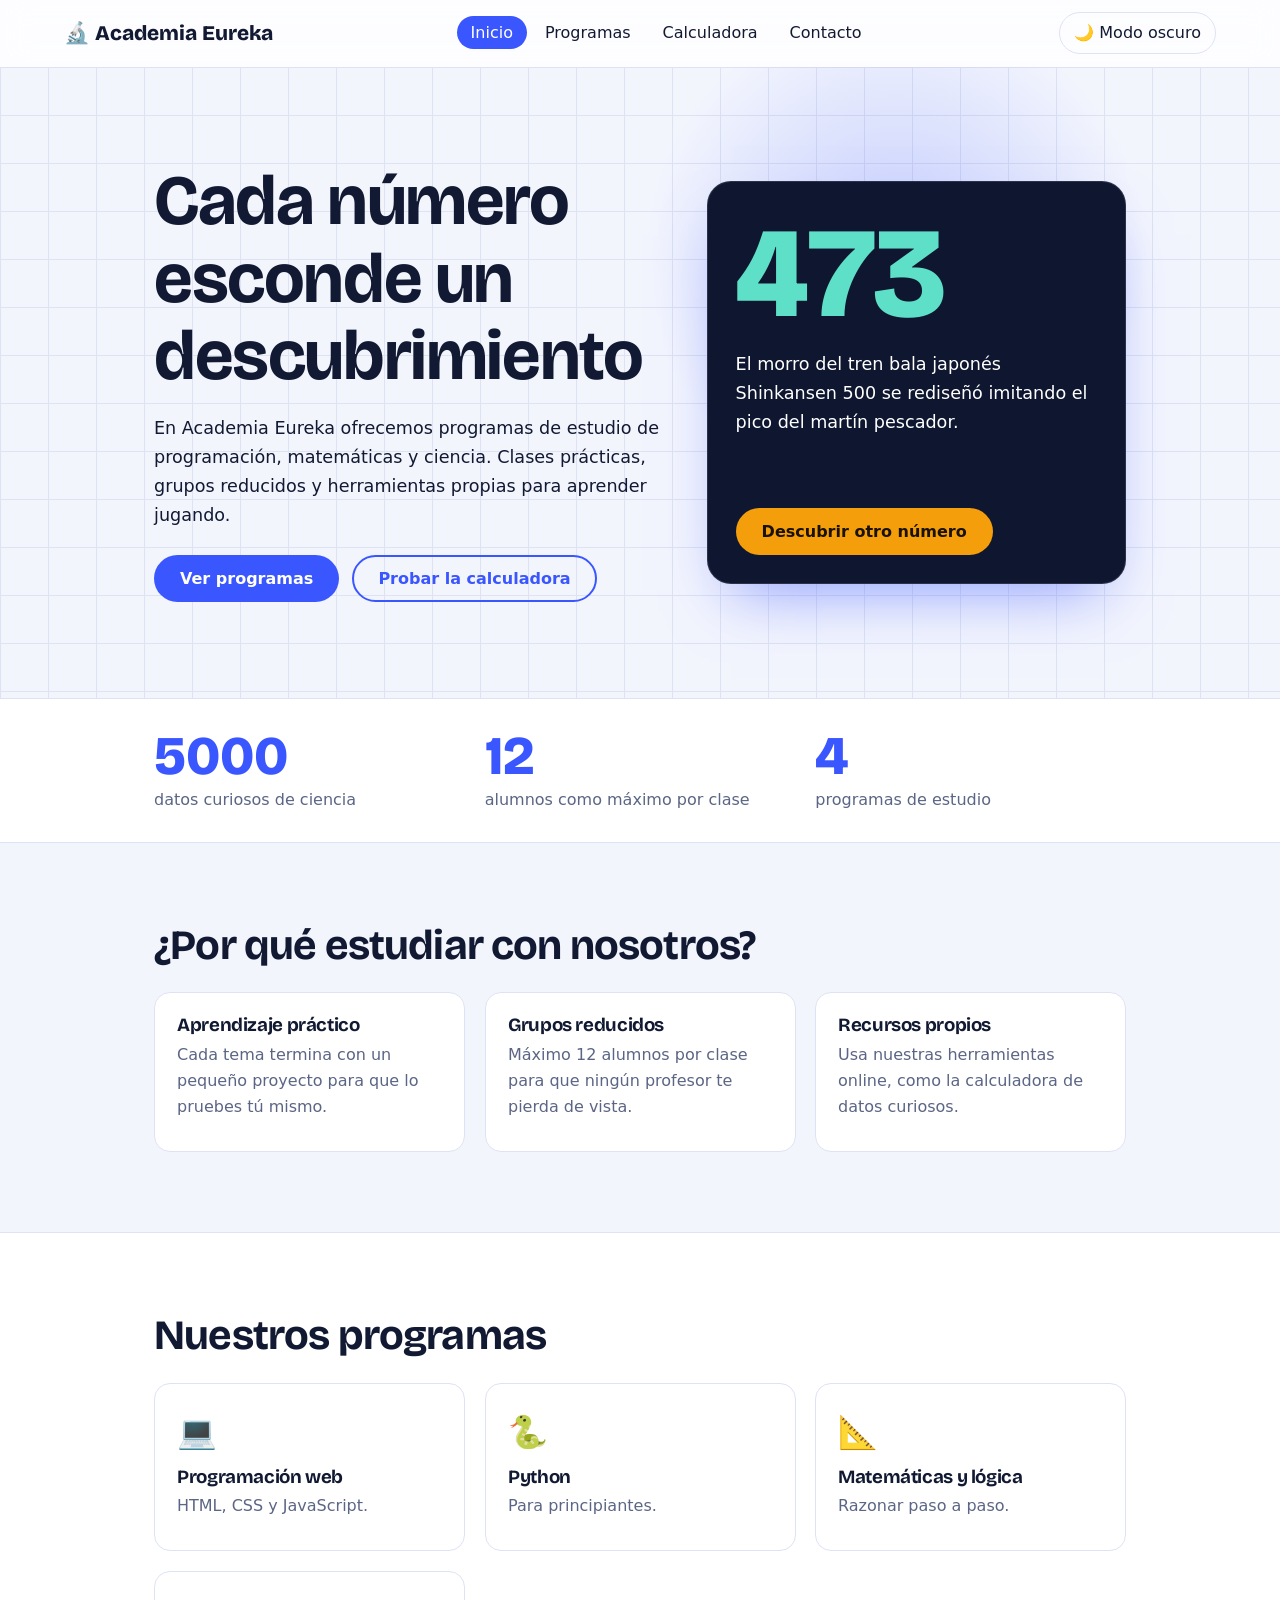
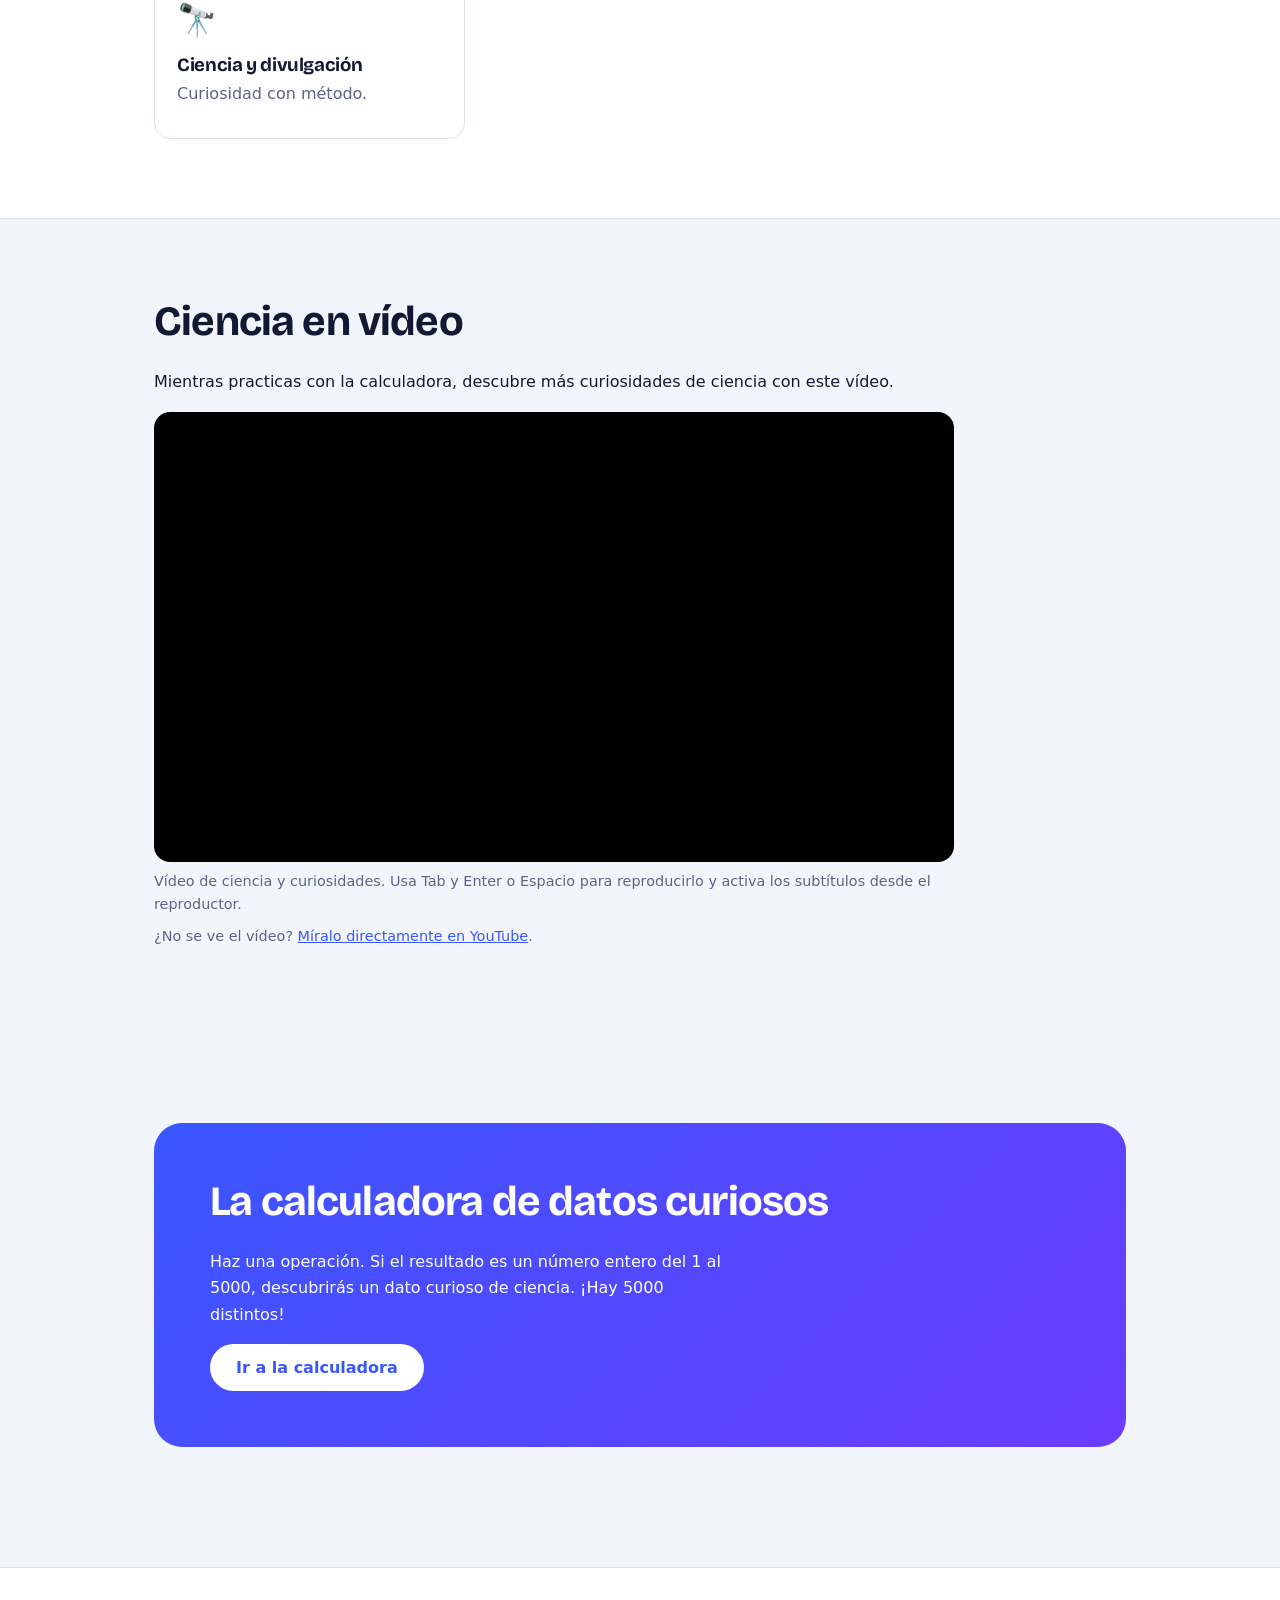
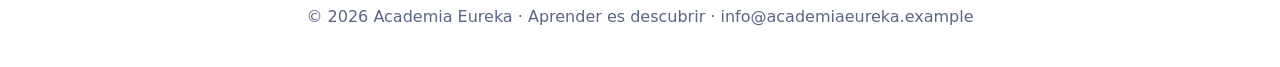
<file: index.html>
<!doctype html>
<html lang="es">
	<head>
		<meta charset="UTF-8" />
		<meta name="viewport" content="width=device-width, initial-scale=1.0" />
		<meta name="description" content="Academia Eureka: programación, matemáticas y ciencia con clases prácticas y grupos reducidos." />
		<title>Inicio | Academia Eureka</title>
		<link rel="preconnect" href="https://fonts.googleapis.com" />
		<link rel="preconnect" href="https://fonts.gstatic.com" crossorigin />
		<link rel="stylesheet" href="https://fonts.googleapis.com/css2?family=Bricolage+Grotesque:wght@600;800&display=swap" />
		<link rel="stylesheet" href="/css/style.css" />
		<script src="/java script/datos-curiosos-1.js" defer></script>
		<script src="/java script/script.js" defer></script>
	</head>
	<body class="inicio">
		<a class="saltar" href="#contenido">Saltar al contenido</a>
		<header class="cabecera">
			<a class="logo" href="/index.html">🔬 Academia Eureka</a>
			<nav aria-label="Principal"><ul id="menu"></ul></nav>
			<button id="btn-modo" class="btn-modo" type="button">🌙 Modo oscuro</button>
		</header>

		<main id="contenido">
			<section class="portada">
				<div class="contenedor">
					<div class="portada-texto">
						<h1>Cada número esconde un descubrimiento</h1>
						<p>
							En Academia Eureka ofrecemos programas de estudio de programación, matemáticas y ciencia. Clases prácticas, grupos reducidos y herramientas propias para aprender jugando.
						</p>
						<a class="boton" href="/pages/programas.html">Ver programas</a>
						<a class="boton boton-claro" href="/pages/calculadora.html">Probar la calculadora</a>
					</div>
					<div class="ruleta">
						<div id="ruleta-num" class="ruleta-num">0</div>
						<p id="ruleta-dato" class="ruleta-dato" aria-live="polite"></p>
						<button id="ruleta-btn" class="boton" type="button">Descubrir otro número</button>
					</div>
				</div>
			</section>

			<section class="cifras" aria-label="Academia Eureka en cifras">
				<div class="contenedor cifras-fila">
					<p><strong data-meta="5000">0</strong> datos curiosos de ciencia</p>
					<p><strong data-meta="12">0</strong> alumnos como máximo por clase</p>
					<p><strong data-meta="4">0</strong> programas de estudio</p>
				</div>
			</section>

			<section class="seccion">
				<div class="contenedor">
					<h2 class="revelar">¿Por qué estudiar con nosotros?</h2>
					<div class="rejilla revelar">
						<article class="tarjeta tilt">
							<h3>Aprendizaje práctico</h3>
							<p>Cada tema termina con un pequeño proyecto para que lo pruebes tú mismo.</p>
						</article>
						<article class="tarjeta tilt">
							<h3>Grupos reducidos</h3>
							<p>Máximo 12 alumnos por clase para que ningún profesor te pierda de vista.</p>
						</article>
						<article class="tarjeta tilt">
							<h3>Recursos propios</h3>
							<p>Usa nuestras herramientas online, como la calculadora de datos curiosos.</p>
						</article>
					</div>
				</div>
			</section>

			<section class="seccion seccion-alt">
				<div class="contenedor">
					<h2 class="revelar">Nuestros programas</h2>
					<div class="rejilla revelar">
						<article class="tarjeta tilt prog">
							<span aria-hidden="true">💻</span>
							<h3>Programación web</h3>
							<p>HTML, CSS y JavaScript.</p>
						</article>
						<article class="tarjeta tilt prog">
							<span aria-hidden="true">🐍</span>
							<h3>Python</h3>
							<p>Para principiantes.</p>
						</article>
						<article class="tarjeta tilt prog">
							<span aria-hidden="true">📐</span>
							<h3>Matemáticas y lógica</h3>
							<p>Razonar paso a paso.</p>
						</article>
						<article class="tarjeta tilt prog">
							<span aria-hidden="true">🔭</span>
							<h3>Ciencia y divulgación</h3>
							<p>Curiosidad con método.</p>
						</article>
					</div>
				</div>
			</section>

			<section class="seccion" aria-labelledby="titulo-video">
				<div class="contenedor">
					<h2 id="titulo-video" class="revelar">Ciencia en vídeo</h2>
					<p id="desc-video">Mientras practicas con la calculadora, descubre más curiosidades de ciencia con este vídeo.</p>
					<figure class="video-figura revelar">
						<div class="video-caja">
							<iframe
								src="https://www.youtube-nocookie.com/embed/t4oplnW0Bv0"
								title="Vídeo de ciencia y curiosidades (YouTube)"
								aria-describedby="desc-video"
								lang="es"
								loading="lazy"
								allow="accelerometer; encrypted-media; gyroscope; picture-in-picture"
								allowfullscreen
								referrerpolicy="strict-origin-when-cross-origin"
							></iframe>
						</div>
						<figcaption>Vídeo de ciencia y curiosidades. Usa Tab y Enter o Espacio para reproducirlo y activa los subtítulos desde el reproductor.</figcaption>
					</figure>
					<p class="video-enlace">
						¿No se ve el vídeo?
						<a href="https://youtu.be/t4oplnW0Bv0" target="_blank" rel="noopener noreferrer"
							>Míralo directamente en YouTube<span class="solo-lectores"> (se abre en una pestaña nueva)</span></a
						>.
					</p>
				</div>
			</section>

			<section class="seccion">
				<div class="contenedor">
					<div class="destacado revelar">
						<h2>La calculadora de datos curiosos</h2>
						<p>Haz una operación. Si el resultado es un número entero del 1 al 5000, descubrirás un dato curioso de ciencia. ¡Hay 5000 distintos!</p>
						<a class="boton" href="/pages/calculadora.html">Ir a la calculadora</a>
					</div>
				</div>
			</section>
		</main>

		<footer class="pie">
			<p>© 2026 Academia Eureka · Aprender es descubrir · info@academiaeureka.example</p>
		</footer>
	</body>
</html>
</file>
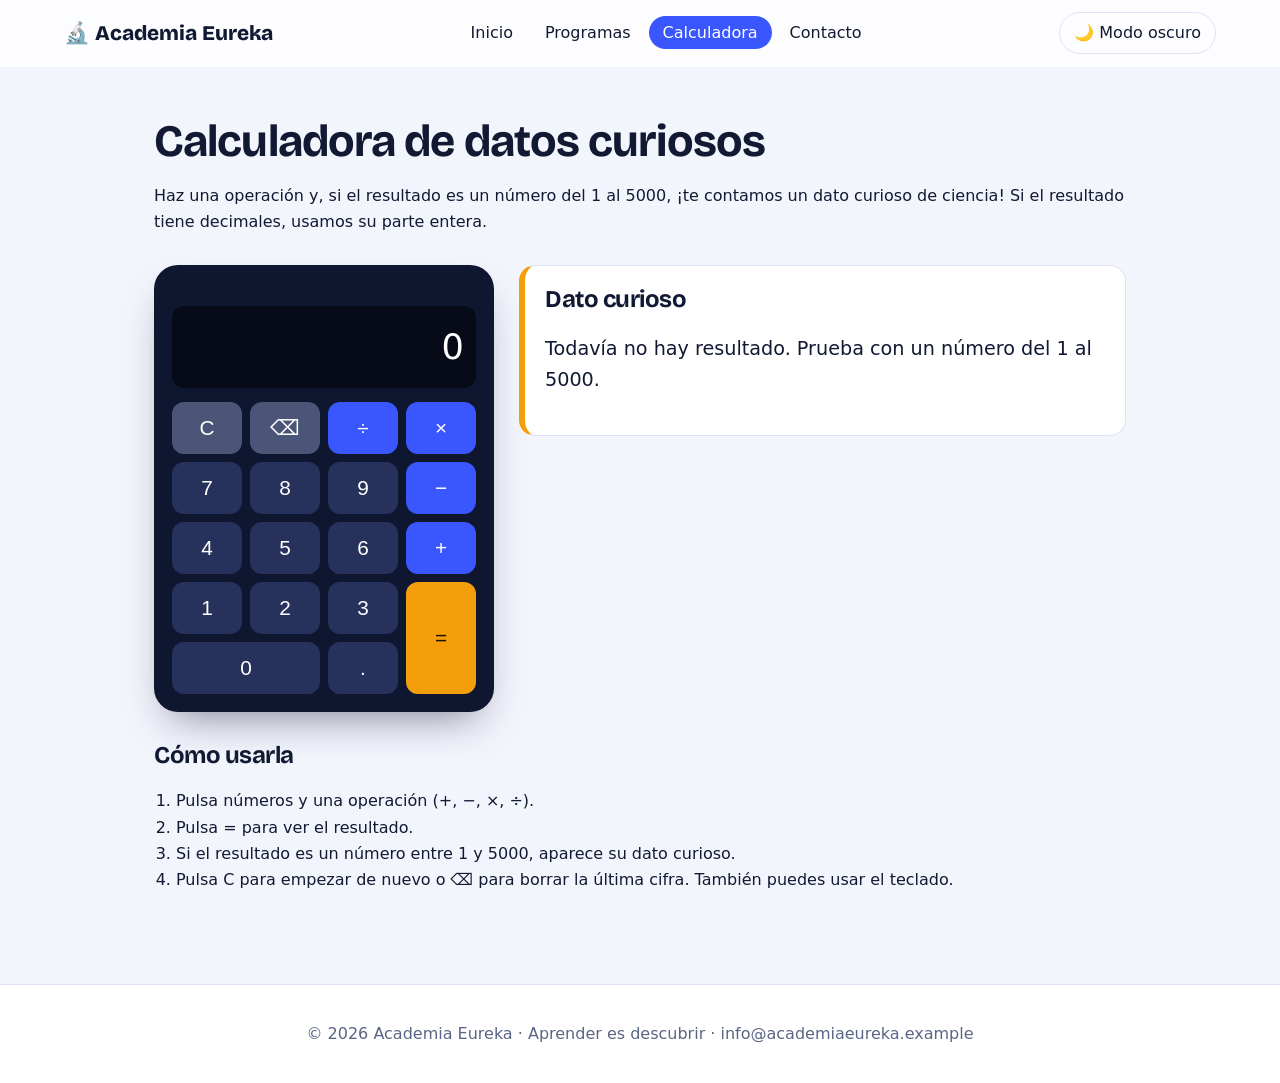
<file: pages/calculadora.html>
<!doctype html>
<html lang="es">
	<head>
		<meta charset="UTF-8" />
		<meta name="viewport" content="width=device-width, initial-scale=1.0" />
		<meta name="description" content="Calculadora de Academia Eureka: cada resultado del 1 al 5000 revela un dato curioso de ciencia." />
		<title>Calculadora | Academia Eureka</title>
		<link rel="preconnect" href="https://fonts.googleapis.com" />
		<link rel="preconnect" href="https://fonts.gstatic.com" crossorigin />
		<link rel="stylesheet" href="https://fonts.googleapis.com/css2?family=Bricolage+Grotesque:wght@600;800&display=swap" />
		<link rel="stylesheet" href="/css/style.css" />
		<script src="/java script/script.js" defer></script>
		<script src="/java script/datos-curiosos-1.js" defer></script>
		<script src="/java script/datos-curiosos-2.js" defer></script>
		<script src="/java script/datos-curiosos-3.js" defer></script>
		<script src="/java script/datos-curiosos-4.js" defer></script>
		<script src="/java script/datos-curiosos-6-al-10.js" defer></script>
		<script src="/java script/calculadora.js" defer></script>
	</head>
	<body>
		<a class="saltar" href="#contenido">Saltar al contenido</a>
		<!-- Cabecera: el menú se rellena desde "java script/script.js" -->
		<header class="cabecera">
			<a class="logo" href="/index.html">🔬 Academia Eureka</a>
			<nav aria-label="Principal"><ul id="menu"></ul></nav>
			<button id="btn-modo" class="btn-modo" type="button">🌙 Modo oscuro</button>
		</header>

		<main id="contenido">
			<section class="bloque">
				<h1>Calculadora de datos curiosos</h1>
				<p>Haz una operación y, si el resultado es un número del 1 al 5000, ¡te contamos un dato curioso de ciencia! Si el resultado tiene decimales, usamos su parte entera.</p>
			</section>

			<section class="calc-zona">
				<article class="calculadora" aria-label="Calculadora">
					<p id="operacion" class="operacion" aria-hidden="true"></p>
					<div id="pantalla" class="pantalla" role="status" aria-label="Pantalla">0</div>
					<div class="teclas">
						<button type="button" class="tecla tecla-esp" data-tipo="limpiar" aria-label="Borrar todo">C</button>
						<button type="button" class="tecla tecla-esp" data-tipo="borrar" aria-label="Borrar la última cifra">⌫</button>
						<button type="button" class="tecla tecla-op" data-tipo="op" aria-label="dividir">÷</button>
						<button type="button" class="tecla tecla-op" data-tipo="op" aria-label="multiplicar">×</button>
						<button type="button" class="tecla" data-tipo="num">7</button>
						<button type="button" class="tecla" data-tipo="num">8</button>
						<button type="button" class="tecla" data-tipo="num">9</button>
						<button type="button" class="tecla tecla-op" data-tipo="op" aria-label="restar">−</button>
						<button type="button" class="tecla" data-tipo="num">4</button>
						<button type="button" class="tecla" data-tipo="num">5</button>
						<button type="button" class="tecla" data-tipo="num">6</button>
						<button type="button" class="tecla tecla-op" data-tipo="op" aria-label="sumar">+</button>
						<button type="button" class="tecla" data-tipo="num">1</button>
						<button type="button" class="tecla" data-tipo="num">2</button>
						<button type="button" class="tecla" data-tipo="num">3</button>
						<button type="button" class="tecla tecla-igual" data-tipo="igual" aria-label="igual">=</button>
						<button type="button" class="tecla tecla-cero" data-tipo="num">0</button>
						<button type="button" class="tecla" data-tipo="num" aria-label="coma decimal">.</button>
					</div>
				</article>

				<article class="caja-dato" id="caja-dato" aria-live="polite">
					<h2>Dato curioso</h2>
					<p id="dato-etiqueta" class="etiqueta"></p>
					<p id="dato-texto">Todavía no hay resultado. Prueba con un número del 1 al 5000.</p>
				</article>
			</section>

			<section class="bloque">
				<h2>Cómo usarla</h2>
				<ol class="lista">
					<li>Pulsa números y una operación (+, −, ×, ÷).</li>
					<li>Pulsa = para ver el resultado.</li>
					<li>Si el resultado es un número entre 1 y 5000, aparece su dato curioso.</li>
					<li>Pulsa C para empezar de nuevo o ⌫ para borrar la última cifra. También puedes usar el teclado.</li>
				</ol>
			</section>
		</main>

		<footer class="pie">
			<p>© 2026 Academia Eureka · Aprender es descubrir · info@academiaeureka.example</p>
		</footer>
	</body>
</html>
</file>
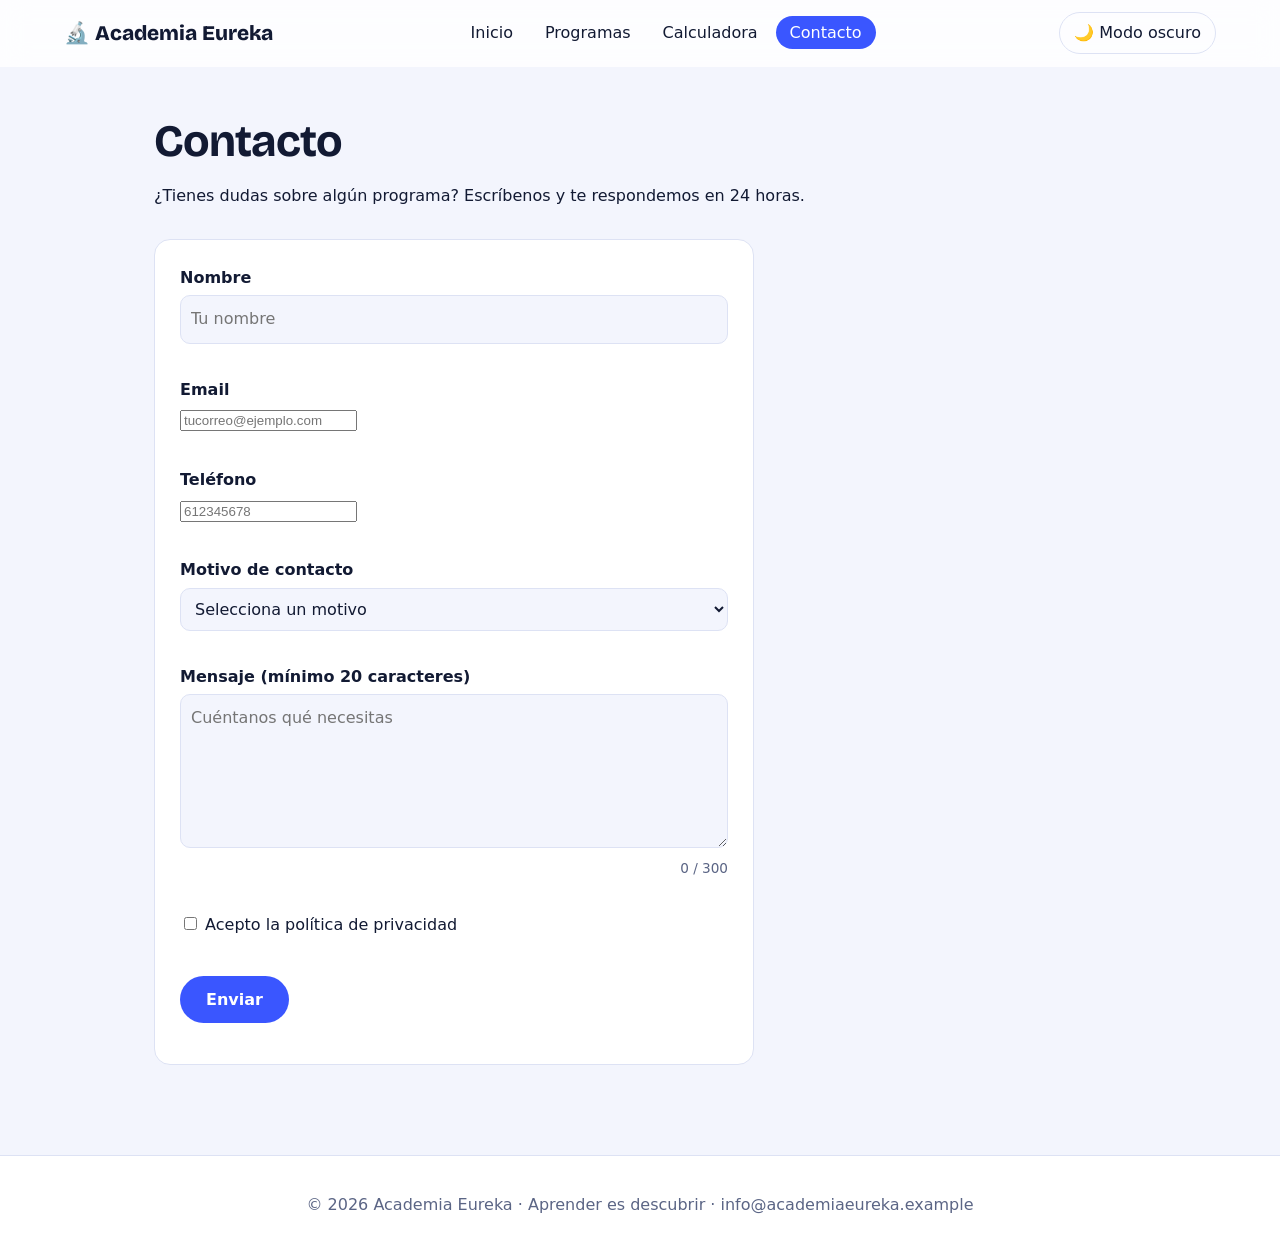
<file: pages/contacto.html>
<!doctype html>
<html lang="es">
	<head>
		<meta charset="UTF-8" />
		<meta name="viewport" content="width=device-width, initial-scale=1.0" />
		<meta name="description" content="Contacta con Academia Eureka para resolver tus dudas sobre los programas." />
		<title>Contacto | Academia Eureka</title>
		<link rel="preconnect" href="https://fonts.googleapis.com" />
		<link rel="preconnect" href="https://fonts.gstatic.com" crossorigin />
		<link rel="stylesheet" href="https://fonts.googleapis.com/css2?family=Bricolage+Grotesque:wght@600;800&display=swap" />
		<link rel="stylesheet" href="/css/style.css" />
		<script src="/java script/script.js" defer></script>
	</head>
	<body>
		<a class="saltar" href="#contenido">Saltar al contenido</a>
		<!-- Cabecera: el menú se rellena desde "java script/script.js" -->
		<header class="cabecera">
			<a class="logo" href="/index.html">🔬 Academia Eureka</a>
			<nav aria-label="Principal"><ul id="menu"></ul></nav>
			<button id="btn-modo" class="btn-modo" type="button">🌙 Modo oscuro</button>
		</header>

		<main id="contenido">
			<section class="bloque">
				<h1>Contacto</h1>
				<p>¿Tienes dudas sobre algún programa? Escríbenos y te respondemos en 24 horas.</p>
			</section>
			<section class="bloque">
				<form id="formulario" class="formulario" novalidate>
					<div class="campo">
						<label for="nombre">Nombre</label>
						<input type="text" id="nombre" placeholder="Tu nombre" autocomplete="name" aria-describedby="error-nombre" />
						<span class="error" id="error-nombre" aria-live="polite"></span>
					</div>
					<div class="campo">
						<label for="email">Email</label>
						<input type="email" id="email" placeholder="tucorreo@ejemplo.com" autocomplete="email" aria-describedby="error-email" />
						<span class="error" id="error-email" aria-live="polite"></span>
					</div>
					<div class="campo">
						<label for="telefono">Teléfono</label>
						<input type="tel" id="telefono" placeholder="612345678" autocomplete="tel" aria-describedby="error-telefono" />
						<span class="error" id="error-telefono" aria-live="polite"></span>
					</div>
					<div class="campo">
						<label for="motivo">Motivo de contacto</label>
						<select id="motivo" aria-describedby="error-motivo">
							<option value="">Selecciona un motivo</option>
							<option>Información de programas</option>
							<option>Matrícula</option>
							<option>Precios</option>
							<option>Otro</option>
						</select>
						<span class="error" id="error-motivo" aria-live="polite"></span>
					</div>
					<div class="campo">
						<label for="mensaje">Mensaje (mínimo 20 caracteres)</label>
						<textarea id="mensaje" rows="5" maxlength="300" placeholder="Cuéntanos qué necesitas" aria-describedby="contador error-mensaje"></textarea>
						<span class="contador" id="contador">0 / 300</span>
						<span class="error" id="error-mensaje" aria-live="polite"></span>
					</div>
					<div class="campo">
						<label class="check"><input type="checkbox" id="acepto" aria-describedby="error-acepto" /> Acepto la política de privacidad</label>
						<span class="error" id="error-acepto" aria-live="polite"></span>
					</div>
					<button class="boton" type="submit">Enviar</button>
					<p id="resultado" class="resultado" role="status"></p>
				</form>
			</section>
		</main>

		<footer class="pie">
			<p>© 2026 Academia Eureka · Aprender es descubrir · info@academiaeureka.example</p>
		</footer>
	</body>
</html>
</file>
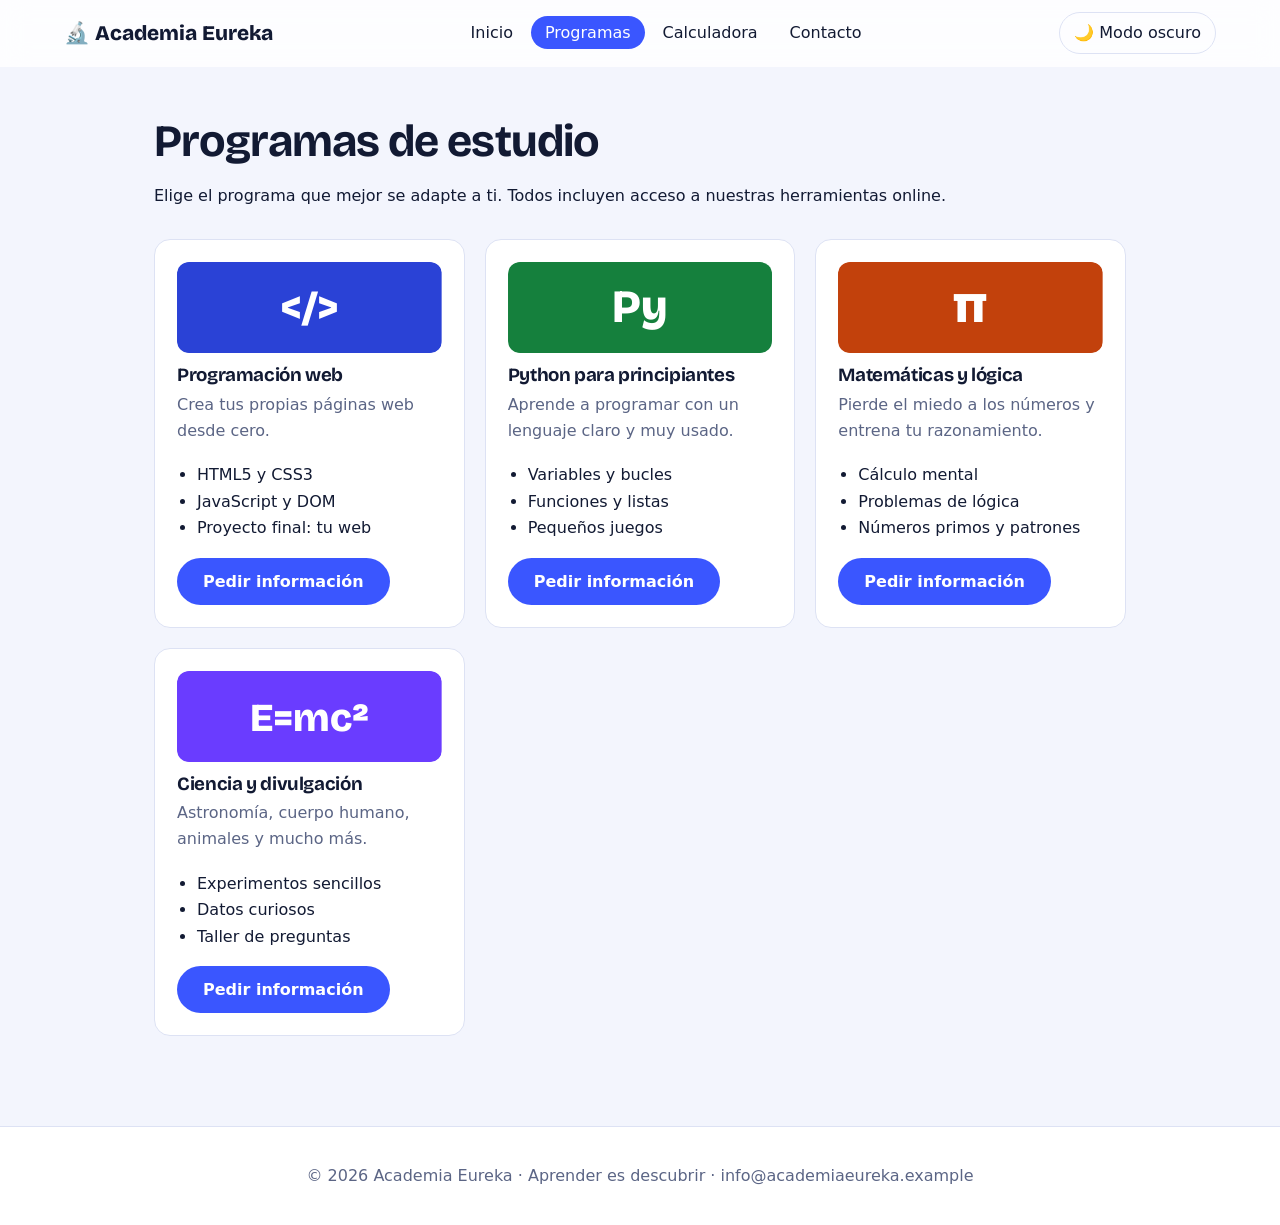
<file: pages/programas.html>
<!doctype html>
<html lang="es">
	<head>
		<meta charset="UTF-8" />
		<meta name="viewport" content="width=device-width, initial-scale=1.0" />
		<meta name="description" content="Programas de estudio de Academia Eureka: programación web, Python, matemáticas y ciencia." />
		<title>Programas | Academia Eureka</title>
		<link rel="preconnect" href="https://fonts.googleapis.com" />
		<link rel="preconnect" href="https://fonts.gstatic.com" crossorigin />
		<link rel="stylesheet" href="https://fonts.googleapis.com/css2?family=Bricolage+Grotesque:wght@600;800&display=swap" />
		<link rel="stylesheet" href="/css/style.css" />
		<script src="/java script/script.js" defer></script>
	</head>
	<body>
		<a class="saltar" href="#contenido">Saltar al contenido</a>
		<!-- Cabecera: el menú se rellena desde "java script/script.js" -->
		<header class="cabecera">
			<a class="logo" href="/index.html">🔬 Academia Eureka</a>
			<nav aria-label="Principal"><ul id="menu"></ul></nav>
			<button id="btn-modo" class="btn-modo" type="button">🌙 Modo oscuro</button>
		</header>

		<main id="contenido">
			<section class="bloque">
				<h1>Programas de estudio</h1>
				<p>Elige el programa que mejor se adapte a ti. Todos incluyen acceso a nuestras herramientas online.</p>
			</section>
			<section class="rejilla bloque">
				<article class="tarjeta">
					<svg class="icono-prog" viewBox="0 0 320 110" role="img" aria-label="Símbolo de etiqueta de código HTML">
						<rect width="320" height="110" rx="12" fill="#2a42d6" />
						<text x="160" y="72" text-anchor="middle" font-size="52" font-weight="800" fill="#ffffff" font-family="Bricolage Grotesque, Segoe UI, sans-serif">&lt;/&gt;</text>
					</svg>
					<h3>Programación web</h3>
					<p>Crea tus propias páginas web desde cero.</p>
					<ul>
						<li>HTML5 y CSS3</li>
						<li>JavaScript y DOM</li>
						<li>Proyecto final: tu web</li>
					</ul>
					<a class="boton" href="/pages/contacto.html">Pedir información</a>
				</article>
				<article class="tarjeta">
					<svg class="icono-prog" viewBox="0 0 320 110" role="img" aria-label="Letras Py sobre fondo verde">
						<rect width="320" height="110" rx="12" fill="#15803d" />
						<text x="160" y="72" text-anchor="middle" font-size="56" font-weight="800" fill="#ffffff" font-family="Bricolage Grotesque, Segoe UI, sans-serif">Py</text>
					</svg>
					<h3>Python para principiantes</h3>
					<p>Aprende a programar con un lenguaje claro y muy usado.</p>
					<ul>
						<li>Variables y bucles</li>
						<li>Funciones y listas</li>
						<li>Pequeños juegos</li>
					</ul>
					<a class="boton" href="/pages/contacto.html">Pedir información</a>
				</article>
				<article class="tarjeta">
					<svg class="icono-prog" viewBox="0 0 320 110" role="img" aria-label="Símbolo pi sobre fondo naranja">
						<rect width="320" height="110" rx="12" fill="#c2410c" />
						<text x="160" y="72" text-anchor="middle" font-size="64" font-weight="800" fill="#ffffff" font-family="Bricolage Grotesque, Segoe UI, sans-serif">π</text>
					</svg>
					<h3>Matemáticas y lógica</h3>
					<p>Pierde el miedo a los números y entrena tu razonamiento.</p>
					<ul>
						<li>Cálculo mental</li>
						<li>Problemas de lógica</li>
						<li>Números primos y patrones</li>
					</ul>
					<a class="boton" href="/pages/contacto.html">Pedir información</a>
				</article>
				<article class="tarjeta">
					<svg class="icono-prog" viewBox="0 0 320 110" role="img" aria-label="Fórmula E=mc² sobre fondo morado">
						<rect width="320" height="110" rx="12" fill="#6a3cff" />
						<text x="160" y="72" text-anchor="middle" font-size="48" font-weight="800" fill="#ffffff" font-family="Bricolage Grotesque, Segoe UI, sans-serif">E=mc²</text>
					</svg>
					<h3>Ciencia y divulgación</h3>
					<p>Astronomía, cuerpo humano, animales y mucho más.</p>
					<ul>
						<li>Experimentos sencillos</li>
						<li>Datos curiosos</li>
						<li>Taller de preguntas</li>
					</ul>
					<a class="boton" href="/pages/contacto.html">Pedir información</a>
				</article>
			</section>
		</main>

		<footer class="pie">
			<p>© 2026 Academia Eureka · Aprender es descubrir · info@academiaeureka.example</p>
		</footer>
	</body>
</html>
</file>
<file: css/style.css>
/* ===== Diseño: tinta, azul eléctrico, ámbar y menta ===== */
:root{--fondo:#f3f5fd;--tarjeta:#fff;--texto:#121a33;--suave:#5b6585;--primario:#3a56ff;--primario-hover:#2a42d6;--borde:#dde2f4;--acento:#f59e0b;--menta:#5ee0c8;--tinta:#0f1630;--enlace:#3a56ff;--ok:#15803d;--error:#dc2626;--r:16px;--titulo:"Bricolage Grotesque","Segoe UI",system-ui,sans-serif;--cuerpo:"Segoe UI",system-ui,-apple-system,Arial,sans-serif}
body.oscuro{--fondo:#0a0f21;--tarjeta:#141b35;--texto:#eef1ff;--suave:#a2acd0;--borde:#252f55;--tinta:#070b18;--enlace:#8da2ff;--ok:#4ade80;--error:#f87171}
*{box-sizing:border-box}
html{scroll-behavior:smooth}
body{margin:0;font-family:var(--cuerpo);background:var(--fondo);color:var(--texto);line-height:1.65;transition:background .3s,color .3s}
img{max-width:100%;display:block}
h1,h2,h3{font-family:var(--titulo);line-height:1.1;letter-spacing:-.02em}
a:focus-visible,button:focus-visible,input:focus-visible,select:focus-visible,textarea:focus-visible{outline:3px solid var(--acento);outline-offset:3px}

/* ===== Cabecera ===== */
.progreso{position:fixed;inset:0 0 auto;height:3px;background:linear-gradient(90deg,var(--primario),var(--menta),var(--acento));transform:scaleX(0);transform-origin:0 50%;z-index:30}
.cabecera{display:flex;flex-wrap:wrap;align-items:center;justify-content:space-between;gap:10px;padding:12px 5%;position:sticky;top:0;z-index:20;background:color-mix(in srgb,var(--tarjeta) 82%,transparent);backdrop-filter:blur(14px);border-bottom:1px solid transparent;transition:border-color .3s,box-shadow .3s}
.cabecera.elevada{border-color:var(--borde);box-shadow:0 8px 24px rgba(15,22,48,.1)}
.logo{color:var(--texto);font:800 1.3rem var(--titulo);text-decoration:none}
#menu{display:flex;flex-wrap:wrap;gap:4px;list-style:none;margin:0;padding:0}
#menu a{color:var(--texto);text-decoration:none;padding:7px 14px;border-radius:99px;transition:background .2s,color .2s}
#menu a:hover{background:var(--borde)}
#menu a.activo{background:var(--primario);color:#fff}
.btn-modo,.menu-toggle{background:transparent;color:var(--texto);border:1px solid var(--borde);border-radius:99px;padding:7px 14px;cursor:pointer;font:inherit;transition:background .2s}
.btn-modo:hover,.menu-toggle:hover{background:var(--borde)}
.menu-toggle{display:none}

main{max-width:1100px;margin:0 auto;padding:20px 5%}
.inicio main{max-width:none;padding:0}
.contenedor{max-width:1100px;margin:0 auto;padding:0 5%}
.bloque{margin:30px 0}
.seccion{padding:clamp(40px,7vw,80px) 0}
.seccion-alt{background:var(--tarjeta);border-block:1px solid var(--borde)}
.seccion h2{font-size:clamp(1.7rem,4vw,2.6rem);margin:0 0 24px}

.saltar{position:absolute;left:8px;top:-80px;background:var(--primario);color:#fff;padding:8px 14px;border-radius:8px;z-index:40;text-decoration:none}
.saltar:focus{top:8px}

/* ===== Botones ===== */
.boton{display:inline-block;background:var(--primario);color:#fff;padding:12px 24px;border:2px solid transparent;border-radius:99px;text-decoration:none;font:600 1rem var(--cuerpo);cursor:pointer;transition:transform .15s,background .2s,box-shadow .2s}
.boton:hover{background:var(--primario-hover);box-shadow:0 10px 24px -8px var(--primario)}
.boton-claro{background:transparent;color:var(--enlace);border-color:var(--enlace)}
.boton-claro:hover{background:var(--primario);border-color:var(--primario);color:#fff}
.portada .boton{margin:8px 8px 0 0}

/* ===== Portada ===== */
.portada{position:relative;overflow:hidden;padding:clamp(40px,8vw,96px) 0;background-image:linear-gradient(var(--borde) 1px,transparent 1px),linear-gradient(90deg,var(--borde) 1px,transparent 1px);background-size:48px 48px}
.portada::before{content:"";position:absolute;inset:0;background:radial-gradient(420px circle at var(--mx,70%) var(--my,30%),rgba(58,86,255,.25),transparent 60%);pointer-events:none}
.portada .contenedor{position:relative;display:grid;grid-template-columns:1.1fr .9fr;gap:40px;align-items:center}
.portada h1{font-size:clamp(2.4rem,6vw,4.4rem);margin:0 0 18px}
.portada p{max-width:46ch;font-size:1.1rem}
.portada-texto>*{animation:sube .7s both}
.portada-texto>:nth-child(2){animation-delay:.1s}.portada-texto>:nth-child(n+3){animation-delay:.2s}
@keyframes sube{from{opacity:0;transform:translateY(18px)}to{opacity:1;transform:none}}

.ruleta{background:var(--tinta);color:#fff;border:1px solid rgba(255,255,255,.12);border-radius:24px;padding:28px;box-shadow:0 30px 60px -24px rgba(58,86,255,.55)}
.ruleta-num{font:800 clamp(4.5rem,14vw,8rem)/1 var(--titulo);color:var(--menta);font-variant-numeric:tabular-nums;letter-spacing:-.04em}
.ruleta-dato{min-height:7.5em;margin:12px 0 18px;font-size:1.15rem}
.ruleta-dato.entra{animation:sube .5s}
.ruleta .boton{background:var(--acento);color:#1a1200;font-weight:700}
.ruleta .boton:disabled{opacity:.6;cursor:wait}

/* ===== Cifras ===== */
.cifras{background:var(--tarjeta);border-block:1px solid var(--borde)}
.cifras-fila{display:grid;grid-template-columns:repeat(auto-fit,minmax(180px,1fr));gap:20px;padding-block:28px}
.cifras p{margin:0;color:var(--suave)}
.cifras strong{display:block;font:800 clamp(2.2rem,5vw,3.4rem)/1.1 var(--titulo);color:var(--enlace)}

/* ===== Tarjetas ===== */
.rejilla{display:grid;grid-template-columns:repeat(auto-fit,minmax(230px,1fr));gap:20px}
.tarjeta{background:var(--tarjeta);border:1px solid var(--borde);border-radius:var(--r);padding:22px;transition:transform .15s ease-out,box-shadow .25s}
.tarjeta:hover{box-shadow:0 18px 36px -16px rgba(15,22,48,.35)}
.tilt{will-change:transform}
.tarjeta h3{margin:0 0 6px}
.tarjeta p{margin:0 0 8px;color:var(--suave)}
.tarjeta ul{margin:10px 0 16px;padding-left:20px}
.tarjeta{display:flex;flex-direction:column}
.tarjeta .boton{margin-top:auto;align-self:flex-start}
.icono-prog{display:block;width:100%;height:auto;border-radius:12px;margin-bottom:12px}
.prog span{display:block;font-size:2rem;margin-bottom:8px}
.lista{padding-left:22px}

/* ===== Vídeo ===== */
.video-figura{margin:1rem 0 0;max-width:800px}
.video-caja{width:100%;border-radius:var(--r);overflow:hidden;background:#000}
.video-caja iframe{display:block;width:100%;height:auto;aspect-ratio:16/9;border:0}
.video-caja:focus-within{outline:3px solid var(--acento);outline-offset:3px}
.video-figura figcaption,.video-enlace{margin-top:8px;color:var(--suave);font-size:.9rem}
.video-enlace a{color:var(--enlace);text-decoration:underline}
.solo-lectores{position:absolute;width:1px;height:1px;margin:-1px;padding:0;overflow:hidden;clip:rect(0 0 0 0);white-space:nowrap;border:0}

/* ===== Llamada final ===== */
.destacado{background:linear-gradient(135deg,var(--primario),#6a3cff);color:#fff;border-radius:28px;padding:clamp(28px,5vw,56px)}
.destacado h2{margin-top:0}
.destacado p{max-width:52ch}
.destacado .boton{background:#fff;color:var(--primario)}

/* ===== Aparición al hacer scroll ===== */
.js .revelar{opacity:0;transform:translateY(24px);transition:opacity .7s ease var(--d,0ms),transform .7s ease var(--d,0ms)}
.js .revelar.visible{opacity:1;transform:none}

/* ===== Calculadora ===== */
main h1{font-size:clamp(1.9rem,4vw,2.8rem);margin:10px 0 6px}
.calc-zona{display:grid;grid-template-columns:340px 1fr;gap:25px;align-items:start}
.calculadora{background:var(--tinta);border-radius:24px;padding:18px;box-shadow:0 20px 40px -16px rgba(15,22,48,.5)}
.operacion{color:#9ca3af;min-height:1.4em;margin:0;text-align:right}
.pantalla{background:#070b18;color:#fff;font-size:2.2rem;text-align:right;padding:12px;border-radius:12px;margin-bottom:14px;overflow-x:auto;white-space:nowrap}
.teclas{display:grid;grid-template-columns:repeat(4,1fr);gap:8px}
.tecla{font-size:1.3rem;padding:14px 0;border:none;border-radius:12px;background:#27325c;color:#fff;cursor:pointer;transition:background .15s,transform .1s}
.tecla:hover{background:#364478}
.tecla:active{transform:scale(.94)}
.tecla-op{background:var(--primario)}.tecla-op:hover{background:var(--primario-hover)}
.tecla-esp{background:#4b5578}
.tecla-igual{background:var(--acento);color:#1a1200;grid-row:span 2}.tecla-igual:hover{background:#d97706}
.tecla-cero{grid-column:span 2}
.caja-dato{background:var(--tarjeta);border:1px solid var(--borde);border-left:6px solid var(--acento);border-radius:var(--r);padding:20px}
.caja-dato h2{margin-top:0}
.etiqueta{color:var(--enlace);font-weight:bold;margin:0 0 6px}
#dato-texto{font-size:1.2rem}
.caja-dato.nuevo{animation:sube .5s}

/* ===== Formulario ===== */
.formulario{max-width:600px;background:var(--tarjeta);border:1px solid var(--borde);padding:25px;border-radius:var(--r)}
.campo{margin-bottom:16px}
.campo label{display:block;font-weight:bold;margin-bottom:4px}
.campo input[type="text"],.campo select,.campo textarea{width:100%;padding:10px;border:1px solid var(--borde);border-radius:10px;font:inherit;background:var(--fondo);color:var(--texto)}
.campo .check{font-weight:normal}
.error{display:block;color:var(--error);font-size:.9rem;min-height:1.2em}
.contador{display:block;text-align:right;color:var(--suave);font-size:.85rem}
.resultado{font-weight:bold}.resultado.ok{color:var(--ok)}
.campo-mal{border-color:var(--error)!important}

.pie{text-align:center;padding:20px;margin-top:40px;background:var(--tarjeta);border-top:1px solid var(--borde);color:var(--suave)}

/* ===== Móvil y tablet ===== */
@media (max-width:800px){.portada .contenedor,.calc-zona{grid-template-columns:1fr}.calculadora{max-width:400px;margin:0 auto;width:100%}}
@media (max-width:700px){.menu-toggle{display:block}.cabecera nav{display:none;width:100%;order:5}.cabecera.abierto nav{display:block}#menu{flex-direction:column}}

/* ===== Menos movimiento ===== */
@media (prefers-reduced-motion:reduce){*,*::before,*::after{animation:none!important;transition:none!important}html{scroll-behavior:auto}.js .revelar{opacity:1;transform:none}}
</file>
